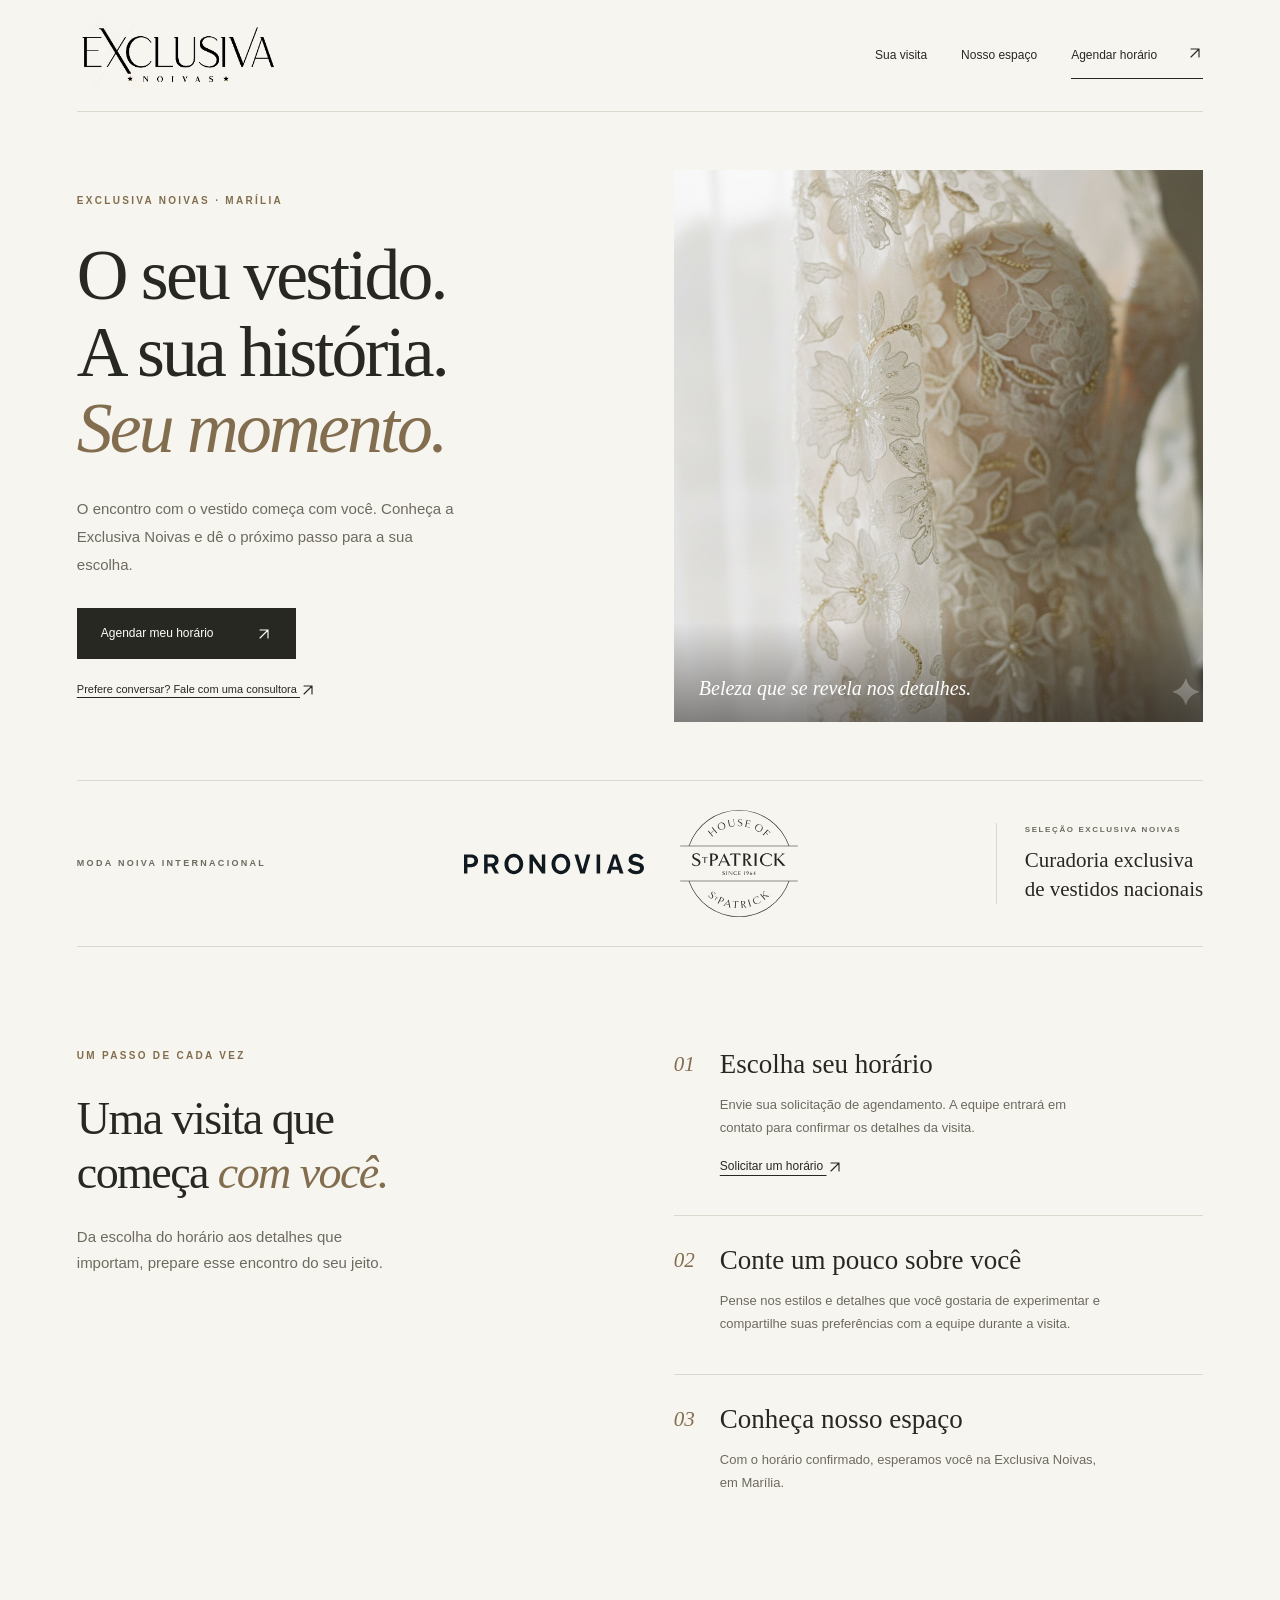
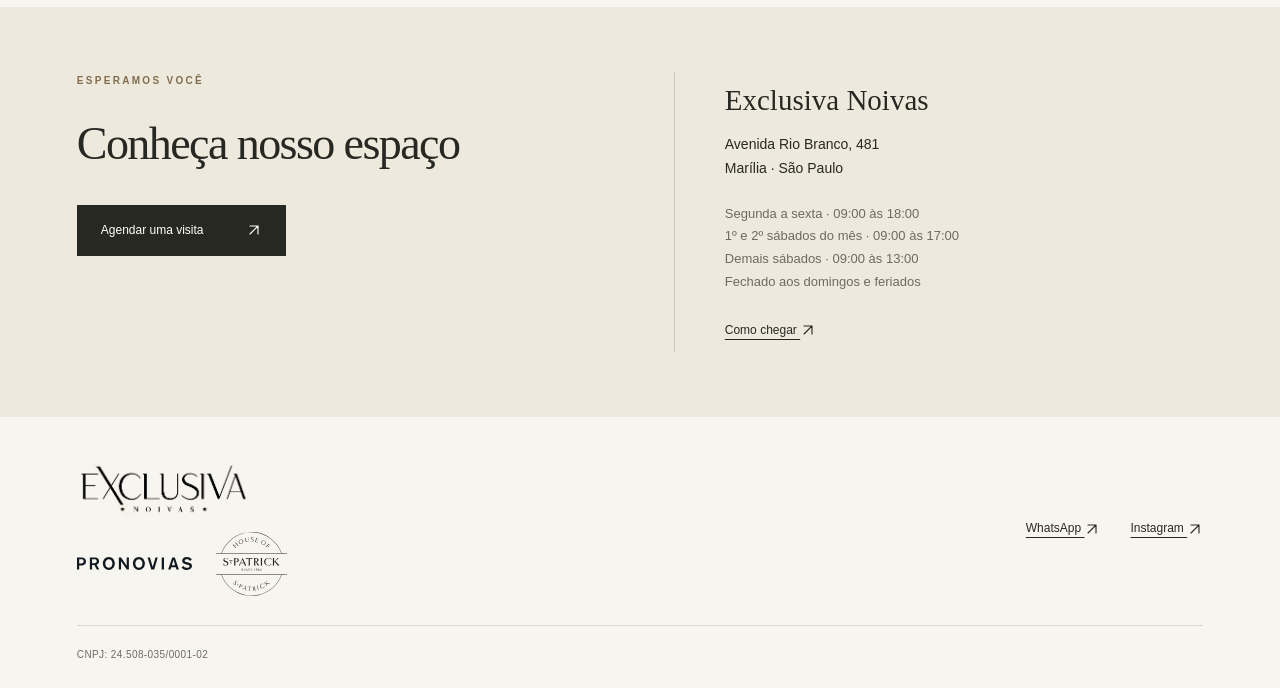
<file: index.html>
<!DOCTYPE html>
<html lang="pt-br">
<head>
    <meta charset="UTF-8">
    <meta name="viewport" content="width=device-width, initial-scale=1.0">
    <title>Exclusiva Noivas | Vestidos de noiva em Marília</title>
    
    <meta name="description" content="Aluguel de vestidos de noiva em Marília. Vestidos Pronovias e St. Patrick e curadoria exclusiva de vestidos nacionais na Exclusiva Noivas.">
    
    
    
    
    
    <link rel="stylesheet" href="/public-design.css">
<script async src="https://www.googletagmanager.com/gtag/js?id=AW-11113682948"></script>
<script src="js/gtag-init.js"></script>
</head>
<body>
<a class="skip-link" href="#conteudo">Pular para o conteúdo</a>
<header class="site-header wrap">
  <a class="brand" href="/" aria-label="Exclusiva Noivas — início"><img src="/logo.png" width="1426" height="450" alt="Exclusiva Noivas"></a>
  <nav aria-label="Navegação principal"><a href="#sua-visita">Sua visita</a><a href="#encontre">Nosso espaço</a><a class="nav-book" href="/agenda.html" onclick="registrarClique('agendar_horario')">Agendar horário <svg width="16" height="16" viewBox="0 0 24 24" fill="none" stroke="currentColor" stroke-width="1.7" stroke-linecap="round" stroke-linejoin="round" aria-hidden="true" focusable="false" style="display:inline-block;vertical-align:middle;flex-shrink:0"><path d="M6 18 18 6M6 6h12v12"/></svg></a></nav>
</header>
<main id="conteudo">
  <section class="hero wrap" aria-labelledby="hero-title">
    <div class="hero-copy">
      <p class="eyebrow">EXCLUSIVA NOIVAS · MARÍLIA</p>
      <h1 id="hero-title">O seu vestido.<br>A sua história.<br><em>Seu momento.</em></h1>
      <p class="intro">O encontro com o vestido começa com você. Conheça a Exclusiva Noivas e dê o próximo passo para a sua escolha.</p>
      <a class="button primary" href="/agenda.html" onclick="registrarClique('agendar_horario')">Agendar meu horário <svg width="16" height="16" viewBox="0 0 24 24" fill="none" stroke="currentColor" stroke-width="1.7" stroke-linecap="round" stroke-linejoin="round" aria-hidden="true" focusable="false" style="display:inline-block;vertical-align:middle;flex-shrink:0"><path d="M6 18 18 6M6 6h12v12"/></svg></a>
      <a class="text-link" href="https://wa.me/5514997105505?text=Olá%20Gostaria%20de%20Conversar%20com%20uma%20Consultora" target="_blank" rel="noopener noreferrer" onclick="registrarClique('falar_consultora')">Prefere conversar? Fale com uma consultora <svg width="16" height="16" viewBox="0 0 24 24" fill="none" stroke="currentColor" stroke-width="1.7" stroke-linecap="round" stroke-linejoin="round" aria-hidden="true" focusable="false" style="display:inline-block;vertical-align:middle;flex-shrink:0"><path d="M6 18 18 6M6 6h12v12"/></svg></a>
    </div>
    <figure class="hero-visual"><img src="/fundo.png" width="1024" height="1024" alt="Detalhe delicado de renda floral em um vestido de noiva" fetchpriority="high"><figcaption>Beleza que se revela nos detalhes.</figcaption></figure>
  </section>
  <section class="brand-strip wrap" aria-label="Marcas"><p class="eyebrow">MODA NOIVA INTERNACIONAL</p><div class="brand-logos"><img class="pronovias-logo" src="/brands/pronovias-official.svg" alt="Pronovias" width="180" height="30" loading="lazy"><img class="st-patrick-logo" src="/brands/st-patrick-official.svg" alt="House of St. Patrick" width="657" height="595" loading="lazy"></div><div class="national-curation"><p class="eyebrow">SELEÇÃO EXCLUSIVA NOIVAS</p><p>Curadoria exclusiva<br>de vestidos nacionais</p></div></section>
  <section class="visit-section wrap" id="sua-visita" aria-labelledby="visit-title">
    <div class="section-intro"><p class="eyebrow">UM PASSO DE CADA VEZ</p><h2 id="visit-title">Uma visita que<br>começa <em>com você.</em></h2><p>Da escolha do horário aos detalhes que importam, prepare esse encontro do seu jeito.</p></div>
    <ol class="visit-steps">
      <li><span class="step-no" aria-hidden="true">01</span><div><h3>Escolha seu horário</h3><p>Envie sua solicitação de agendamento. A equipe entrará em contato para confirmar os detalhes da visita.</p><a class="inline-link" href="/agenda.html" onclick="registrarClique('agendar_horario')">Solicitar um horário <svg width="16" height="16" viewBox="0 0 24 24" fill="none" stroke="currentColor" stroke-width="1.7" stroke-linecap="round" stroke-linejoin="round" aria-hidden="true" focusable="false" style="display:inline-block;vertical-align:middle;flex-shrink:0"><path d="M6 18 18 6M6 6h12v12"/></svg></a></div></li>
      <li><span class="step-no" aria-hidden="true">02</span><div><h3>Conte um pouco sobre você</h3><p>Pense nos estilos e detalhes que você gostaria de experimentar e compartilhe suas preferências com a equipe durante a visita.</p></div></li>
      <li><span class="step-no" aria-hidden="true">03</span><div><h3>Conheça nosso espaço</h3><p>Com o horário confirmado, esperamos você na Exclusiva Noivas, em Marília.</p></div></li>
    </ol>
  </section>
  <section class="space" id="encontre" aria-labelledby="space-title"><div class="space-inner wrap">
    <div><p class="eyebrow">ESPERAMOS VOCÊ</p><h2 id="space-title">Conheça nosso espaço</h2><a class="button primary" href="/agenda.html" onclick="registrarClique('agendar_horario')">Agendar uma visita <svg width="16" height="16" viewBox="0 0 24 24" fill="none" stroke="currentColor" stroke-width="1.7" stroke-linecap="round" stroke-linejoin="round" aria-hidden="true" focusable="false" style="display:inline-block;vertical-align:middle;flex-shrink:0"><path d="M6 18 18 6M6 6h12v12"/></svg></a></div>
    <div class="location-details"><h3>Exclusiva Noivas</h3><address>Avenida Rio Branco, 481<br>Marília · São Paulo</address><p>Segunda a sexta · 09:00 às 18:00<br>1º e 2º sábados do mês · 09:00 às 17:00<br>Demais sábados · 09:00 às 13:00<br>Fechado aos domingos e feriados</p><a class="inline-link" href="https://www.google.com/maps/dir/?api=1&amp;destination=Avenida+Rio+Branco+481+Marilia+SP" target="_blank" rel="noopener noreferrer" onclick="registrarClique('localizacao')">Como chegar <svg width="16" height="16" viewBox="0 0 24 24" fill="none" stroke="currentColor" stroke-width="1.7" stroke-linecap="round" stroke-linejoin="round" aria-hidden="true" focusable="false" style="display:inline-block;vertical-align:middle;flex-shrink:0"><path d="M6 18 18 6M6 6h12v12"/></svg></a></div>
  </div></section>
</main>
<footer class="site-footer wrap"><div><a class="brand" href="/" aria-label="Exclusiva Noivas — início"><img src="/logo.png" width="1426" height="450" alt="Exclusiva Noivas" loading="lazy"></a><div class="brand-logos"><img class="pronovias-logo" src="/brands/pronovias-official.svg" alt="Pronovias" width="180" height="30" loading="lazy"><img class="st-patrick-logo" src="/brands/st-patrick-official.svg" alt="House of St. Patrick" width="657" height="595" loading="lazy"></div></div><nav aria-label="Contato e redes sociais"><a href="https://wa.me/5514997105505?text=Olá%20Gostaria%20de%20Conversar%20com%20uma%20Consultora" target="_blank" rel="noopener noreferrer" onclick="registrarClique('falar_consultora')">WhatsApp <svg width="16" height="16" viewBox="0 0 24 24" fill="none" stroke="currentColor" stroke-width="1.7" stroke-linecap="round" stroke-linejoin="round" aria-hidden="true" focusable="false" style="display:inline-block;vertical-align:middle;flex-shrink:0"><path d="M6 18 18 6M6 6h12v12"/></svg></a><a href="https://www.instagram.com/exclusivanoivas.marilia/" target="_blank" rel="noopener noreferrer" onclick="registrarClique('instagram')">Instagram <svg width="16" height="16" viewBox="0 0 24 24" fill="none" stroke="currentColor" stroke-width="1.7" stroke-linecap="round" stroke-linejoin="round" aria-hidden="true" focusable="false" style="display:inline-block;vertical-align:middle;flex-shrink:0"><path d="M6 18 18 6M6 6h12v12"/></svg></a></nav><p class="business-id">CNPJ: 24.508-035/0001-02</p></footer>
    
<script>
        function registrarClique(botao) {
            const permitidos = ['agendar_horario', 'falar_consultora', 'localizacao', 'instagram'];
            if (!permitidos.includes(botao) || typeof window.gtag !== 'function') return;
            window.gtag('event', 'interacao_site', { elemento: botao });
        }
    </script>
</body>
</html>
</file>
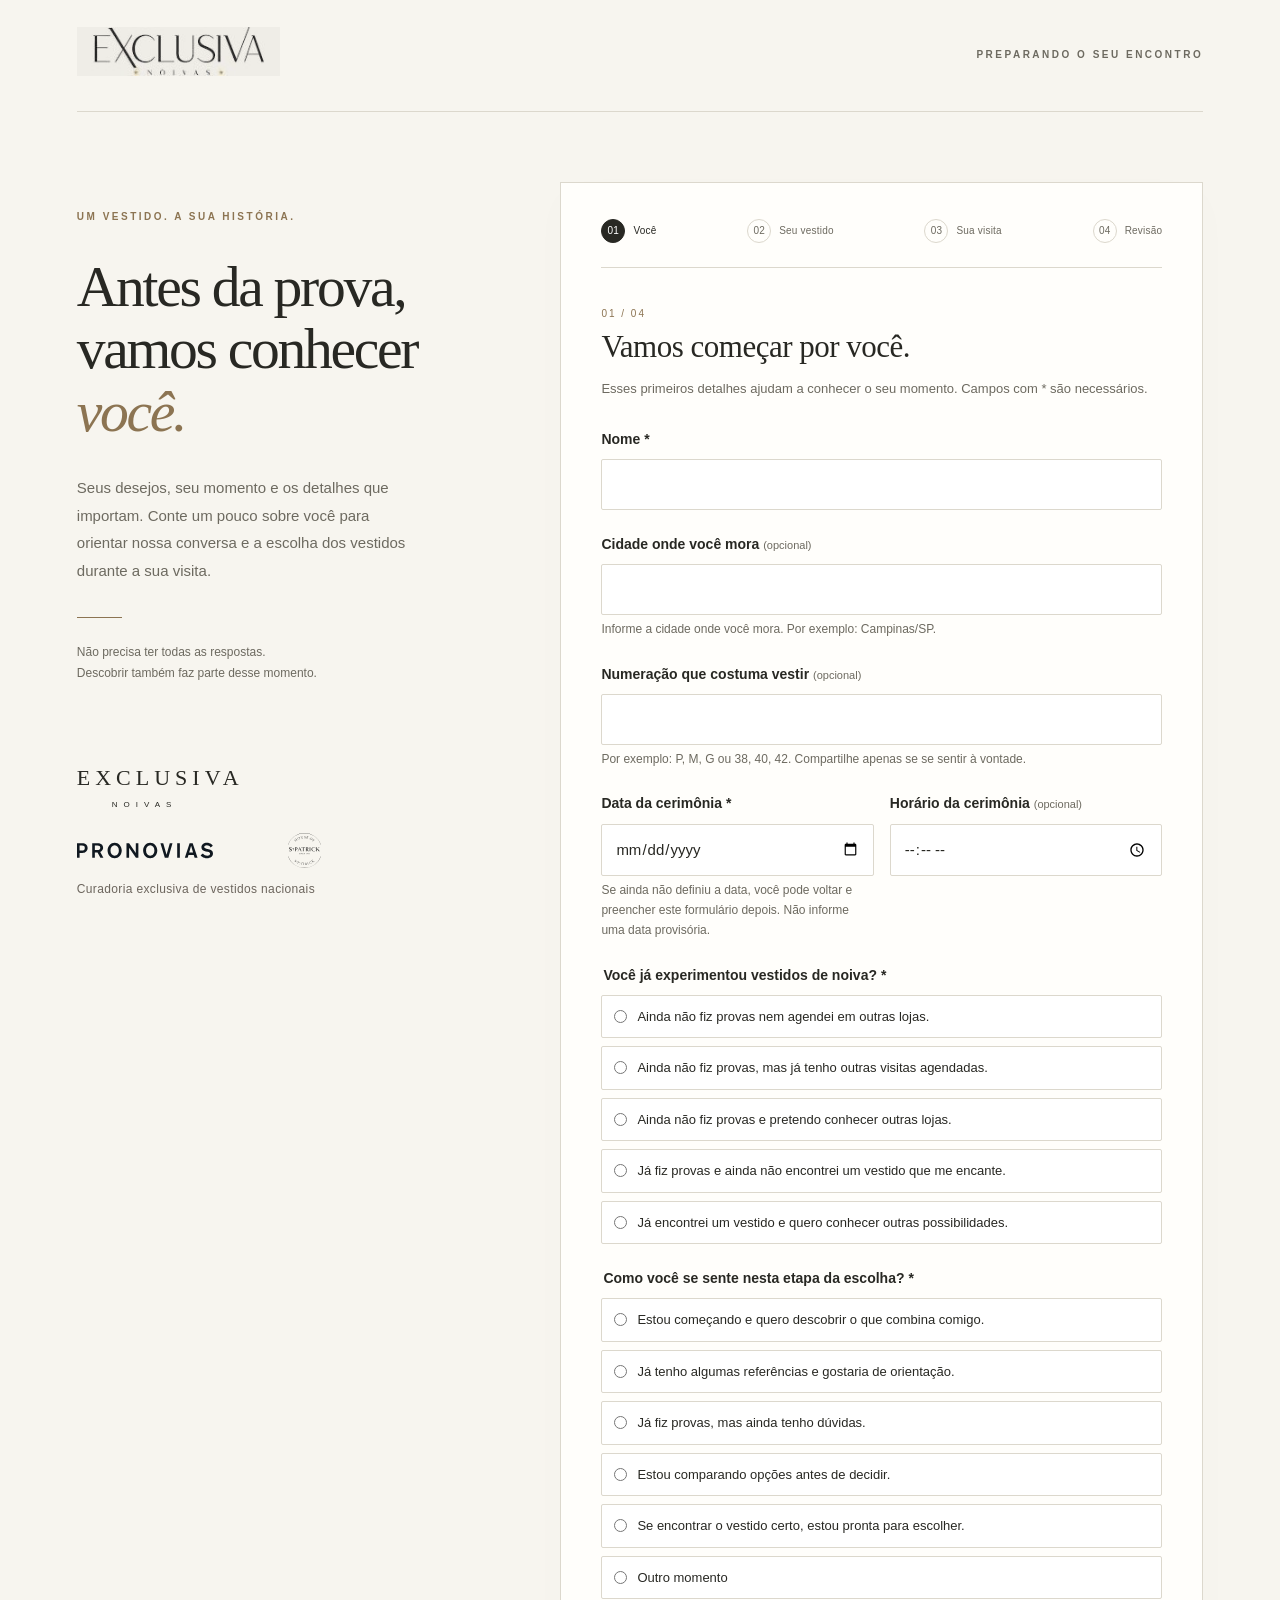
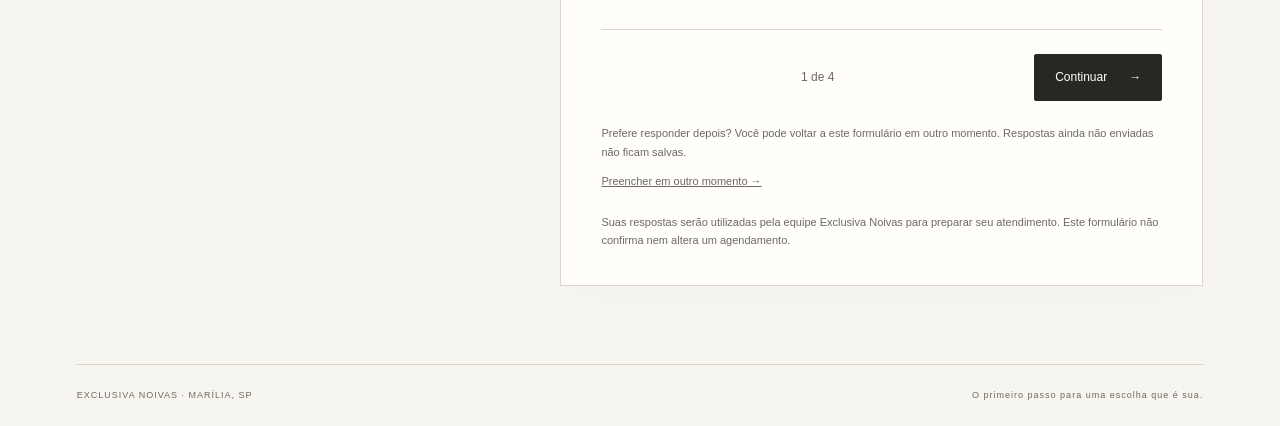
<file: checklist/index.html>
<!doctype html><html lang="pt-BR"><head><meta charset="utf-8"><meta name="viewport" content="width=device-width,initial-scale=1"><meta name="robots" content="noindex,nofollow"><meta name="referrer" content="strict-origin-when-cross-origin"><title>Sua visita | Exclusiva Noivas</title><link rel="stylesheet" href="/checklist/assets/style.css"></head><body><div id="root"></div><noscript>Habilite JavaScript para preencher sua preparação.</noscript><script type="module" src="/checklist/assets/app.js"></script></body></html>
</file>
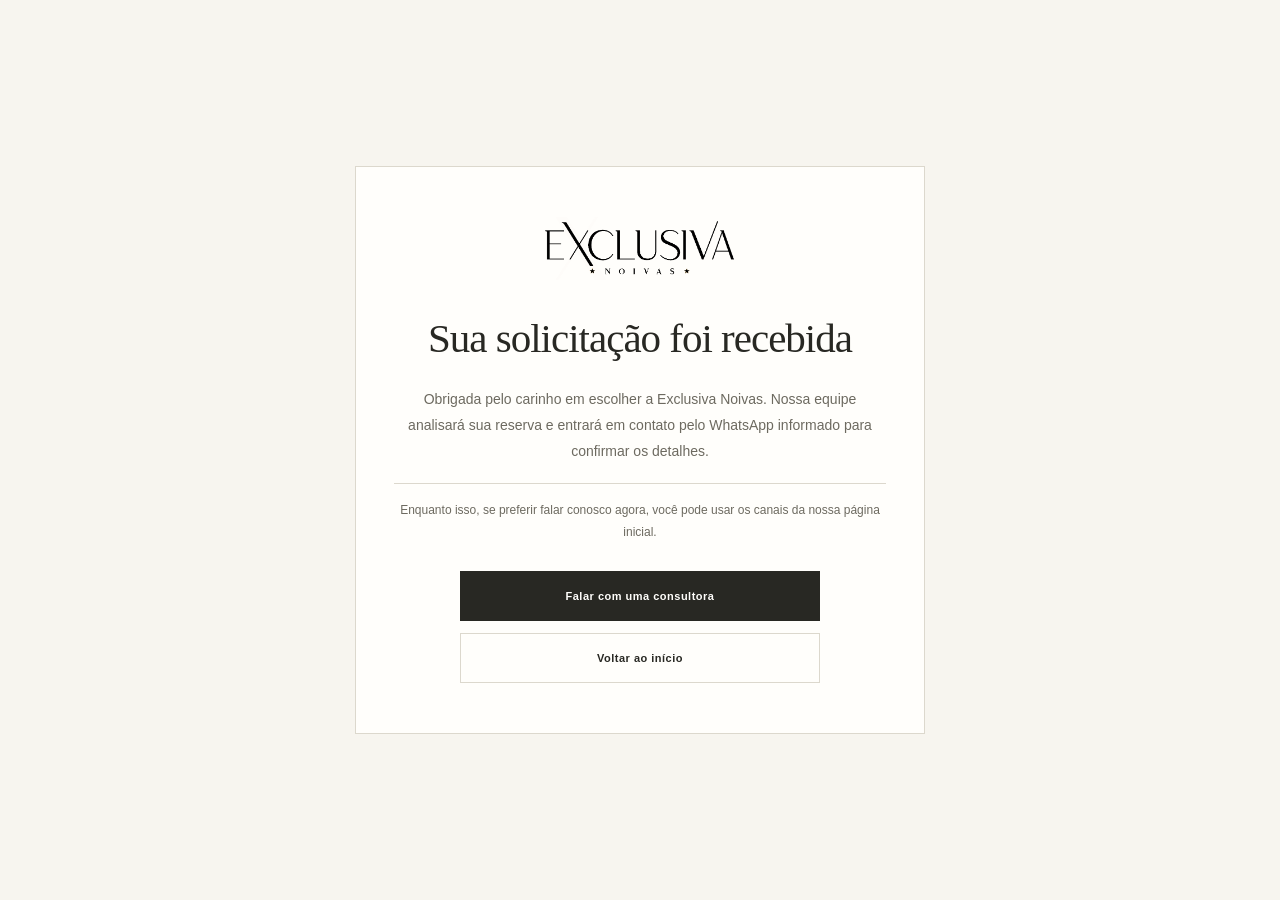
<file: confirmacao-reserva/index.html>
<!DOCTYPE html>
<html lang="pt-br">
<head>
    <meta charset="UTF-8">
    <meta name="viewport" content="width=device-width, initial-scale=1.0">
    <meta name="description" content="Sua solicitação de horário na Exclusiva Noivas foi recebida. Nossa equipe entrará em contato pelo WhatsApp informado.">
    <title>Reserva recebida | Exclusiva Noivas</title>
    <script async src="https://www.googletagmanager.com/gtag/js?id=AW-11113682948"></script>
    <script src="../js/gtag-init.js"></script>
    <script src="../js/ads-conversion-config.js"></script>
    <script src="/js/booking-measurement.js"></script><script src="../js/confirmacao-conversion.js"></script>
    <link rel="preconnect" href="https://fonts.googleapis.com">
    <link rel="preconnect" href="https://fonts.gstatic.com" crossorigin>
    <link href="https://fonts.googleapis.com/css2?family=Montserrat:wght@300;400;500;600&family=Playfair+Display:ital,wght@0,400;0,600&display=swap" rel="stylesheet">
    <style>
        :root {
            --gold: #C5A059;
            --dark: #121212;
            --off-white: #faf9f7;
            --gray-light: #e0e0e0;
        }
        body {
            font-family: 'Montserrat', sans-serif;
            background-color: var(--off-white);
            color: var(--dark);
            margin: 0;
            min-height: 100vh;
            min-height: 100dvh;
            display: flex;
            align-items: center;
            justify-content: center;
            padding: 24px 16px;
            padding-bottom: calc(24px + env(safe-area-inset-bottom, 0px));
            padding-left: calc(16px + env(safe-area-inset-left, 0px));
            padding-right: calc(16px + env(safe-area-inset-right, 0px));
            box-sizing: border-box;
        }
        .box {
            max-width: 520px;
            width: 100%;
            background: #fff;
            padding: clamp(28px, 6vw, 48px) clamp(20px, 5vw, 40px);
            border-radius: 4px;
            box-shadow: 0 15px 50px rgba(0,0,0,0.06);
            text-align: center;
            border: 1px solid var(--gray-light);
            box-sizing: border-box;
            overflow-wrap: break-word;
        }
        .box img { max-width: min(200px, 55vw); height: auto; margin-bottom: 24px; }
        h1 {
            font-family: 'Playfair Display', serif;
            font-size: clamp(22px, 5.5vw, 28px);
            font-weight: 600;
            color: var(--gold);
            margin: 0 0 16px;
            line-height: 1.25;
        }
        p {
            font-size: clamp(13px, 3.5vw, 15px);
            line-height: 1.75;
            color: #444;
            margin: 0 0 18px;
        }
        .texto-secundario {
            font-size: clamp(11px, 3vw, 12px);
            color: #888;
            margin-bottom: 0;
        }
        .actions {
            display: flex;
            flex-direction: column;
            gap: 12px;
            margin-top: 24px;
            width: 100%;
            max-width: 320px;
            margin-left: auto;
            margin-right: auto;
        }
        .btn {
            display: flex;
            align-items: center;
            justify-content: center;
            width: 100%;
            min-height: 48px;
            box-sizing: border-box;
            padding: 14px 16px;
            text-align: center;
            text-decoration: none;
            text-transform: uppercase;
            letter-spacing: 1.5px;
            font-size: clamp(10px, 2.8vw, 11px);
            font-weight: 600;
            transition: background 0.3s ease, filter 0.3s ease;
            border: none;
            cursor: pointer;
            font-family: 'Montserrat', sans-serif;
            -webkit-tap-highlight-color: transparent;
        }
        .btn-whatsapp {
            background: #25d366;
            color: #fff;
        }
        .btn-whatsapp:hover { filter: brightness(1.08); }
        .btn-inicio {
            background: var(--dark);
            color: #fff;
        }
        .btn-inicio:hover { background: var(--gold); }

        @media (min-width: 600px) {
            body { padding: 40px 24px; }
        }
    </style>
    <link rel="stylesheet" href="/confirmation-design.css">
</head>
<body>
    <main class="box">
        <img src="../logo.png" alt="Exclusiva Noivas" width="200" decoding="async">
        <h1>Sua solicitação foi recebida</h1>
        <p>Obrigada pelo carinho em escolher a Exclusiva Noivas. Nossa equipe analisará sua reserva e entrará em contato pelo WhatsApp informado para confirmar os detalhes.</p>
        <p class="texto-secundario">Enquanto isso, se preferir falar conosco agora, você pode usar os canais da nossa página inicial.</p>
        <nav class="actions" aria-label="Próximos passos">
            <a href="https://wa.me/5514997105505?text=Olá%20Gostaria%20de%20Conversar%20com%20uma%20Consultora" class="btn btn-whatsapp" target="_blank" rel="noopener noreferrer">Falar com uma consultora</a>
            <a href="../index.html" class="btn btn-inicio">Voltar ao início</a>
        </nav>
    </main>
</body>
</html>
</file>
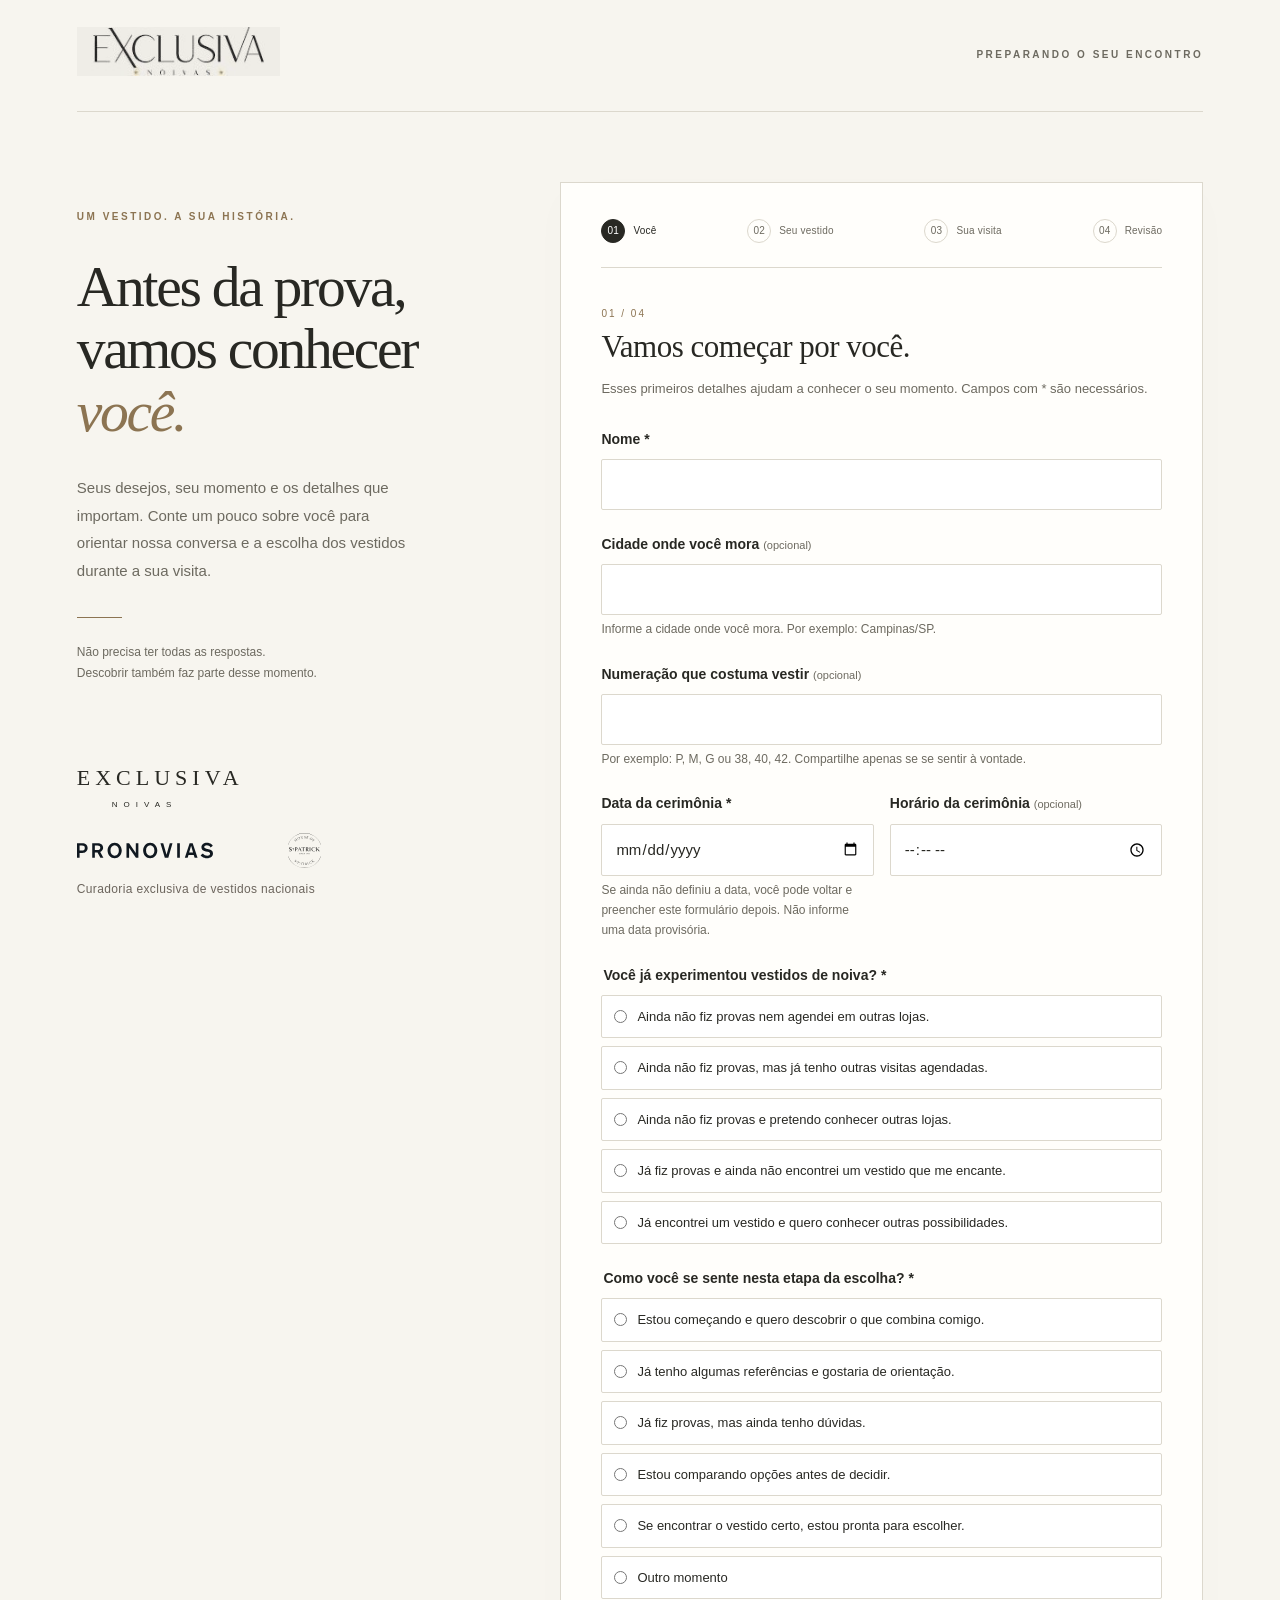
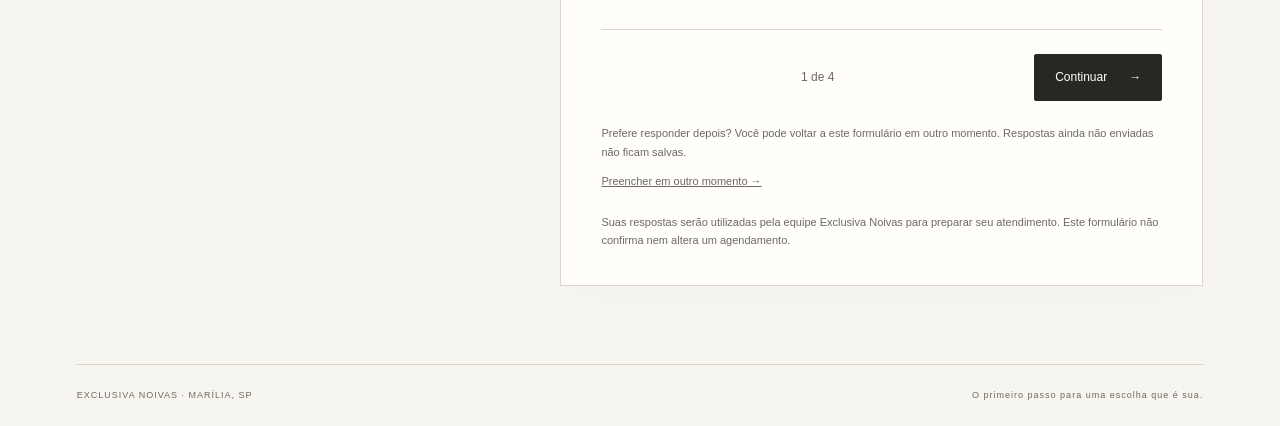
<file: checklist/respostas/index.html>
<!doctype html><html lang="pt-BR"><head><meta charset="utf-8"><meta name="viewport" content="width=device-width,initial-scale=1"><meta name="robots" content="noindex,nofollow"><meta name="referrer" content="strict-origin-when-cross-origin"><title>Área da equipe | Exclusiva Noivas</title><link rel="stylesheet" href="/checklist/assets/style.css"></head><body><div id="root"></div><noscript>Habilite JavaScript para preencher sua preparação.</noscript><script type="module" src="/checklist/assets/app.js"></script></body></html>
</file>
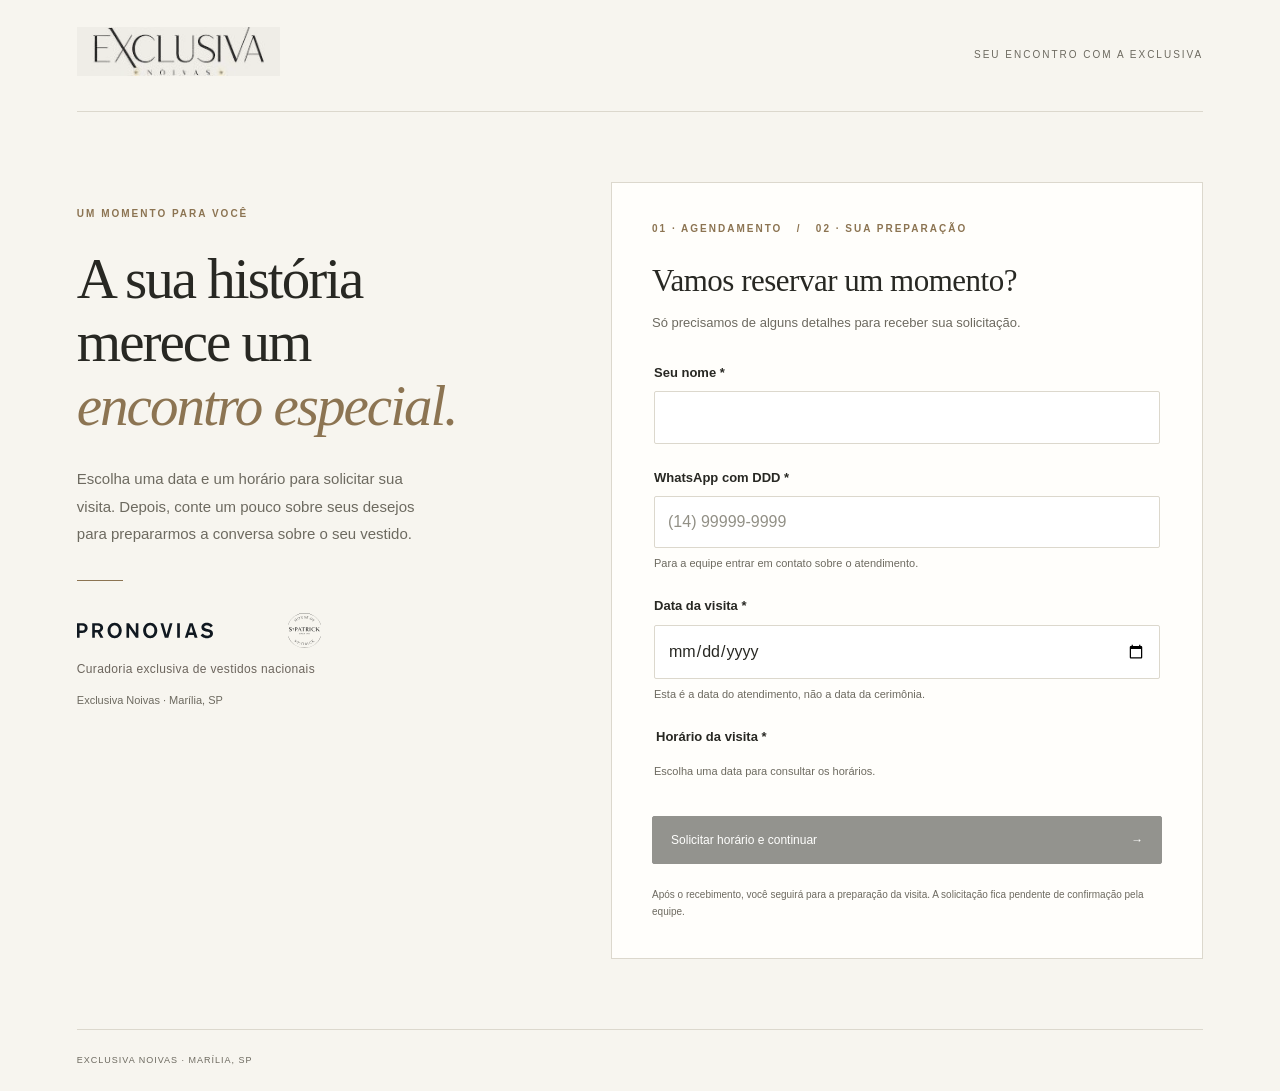
<file: agenda.html>
<!doctype html><html lang="pt-BR"><head><meta charset="utf-8"><meta name="viewport" content="width=device-width,initial-scale=1"><meta name="robots" content="noindex,nofollow"><title>Sua visita | Exclusiva Noivas</title><link rel="stylesheet" href="/checklist/agenda/agenda.css"><script async src="https://www.googletagmanager.com/gtag/js?id=AW-11113682948"></script><script src="/js/gtag-init.js"></script><script src="/js/ads-conversion-config.js"></script><script src="/js/booking-measurement.js"></script></head><body><header><a href="/" aria-label="Exclusiva Noivas, início"><img src="/checklist/assets/logo.jpg" alt="Exclusiva Noivas" width="225" height="54"></a><span>SEU ENCONTRO COM A EXCLUSIVA</span></header><main><aside><p class="eyebrow">UM MOMENTO PARA VOCÊ</p><h1>A sua história <br>merece um <br><em>encontro especial.</em></h1><p class="intro">Escolha uma data e um horário para solicitar sua visita. Depois, conte um pouco sobre seus desejos para prepararmos a conversa sobre o seu vestido.</p><div class="rule"></div><div class="brand-logos" aria-label="Marcas de vestidos"><img src="/brands/pronovias-official.svg" alt="Pronovias"><img src="/brands/st-patrick-official.svg" alt="St. Patrick"></div><p class="national-curation">Curadoria exclusiva de vestidos nacionais</p><p class="small">Exclusiva Noivas · Marília, SP</p></aside><section class="card"><div class="preview" id="preview">Carregando agenda…</div><p class="eyebrow">01 · AGENDAMENTO &nbsp; / &nbsp; 02 · SUA PREPARAÇÃO</p><h2>Vamos reservar um momento?</h2><p class="lead">Só precisamos de alguns detalhes para receber sua solicitação.</p><form id="booking" novalidate><fieldset id="bookingFields"><div class="field"><label for="name">Seu nome *</label><input id="name" name="name" autocomplete="name" maxlength="120" required></div><div class="field"><label for="phone">WhatsApp com DDD *</label><input id="phone" aria-describedby="phoneHint" name="phone" type="tel" inputmode="tel" autocomplete="tel-national" maxlength="20" placeholder="(14) 99999-9999" required><p class="hint" id="phoneHint">Para a equipe entrar em contato sobre o atendimento.</p></div><div class="field"><label for="date">Data da visita *</label><input id="date" aria-describedby="dateHint" name="date" type="date" required><p class="hint" id="dateHint">Esta é a data do atendimento, não a data da cerimônia.</p></div><fieldset class="field"><legend>Horário da visita *</legend><p id="slotStatus" class="hint" role="status">Escolha uma data para consultar os horários.</p><div id="slots" class="slots"></div></fieldset></fieldset><div id="error" class="error" role="alert" hidden></div><button id="submit" type="submit" disabled>Solicitar horário e continuar <span aria-hidden="true">→</span></button><p class="privacy">Após o recebimento, você seguirá para a preparação da visita. A solicitação fica pendente de confirmação pela equipe.</p></form><div id="alreadySaved" hidden><h2>Sua solicitação já foi recebida.</h2><p>Você pode continuar a preparação da sua visita sem enviar o agendamento novamente.</p><a class="button" href="/checklist">Continuar para a preparação →</a></div></section></main><footer>EXCLUSIVA NOIVAS · MARÍLIA, SP</footer><script type="module" src="/checklist/agenda/agenda.js"></script></body></html>
</file>
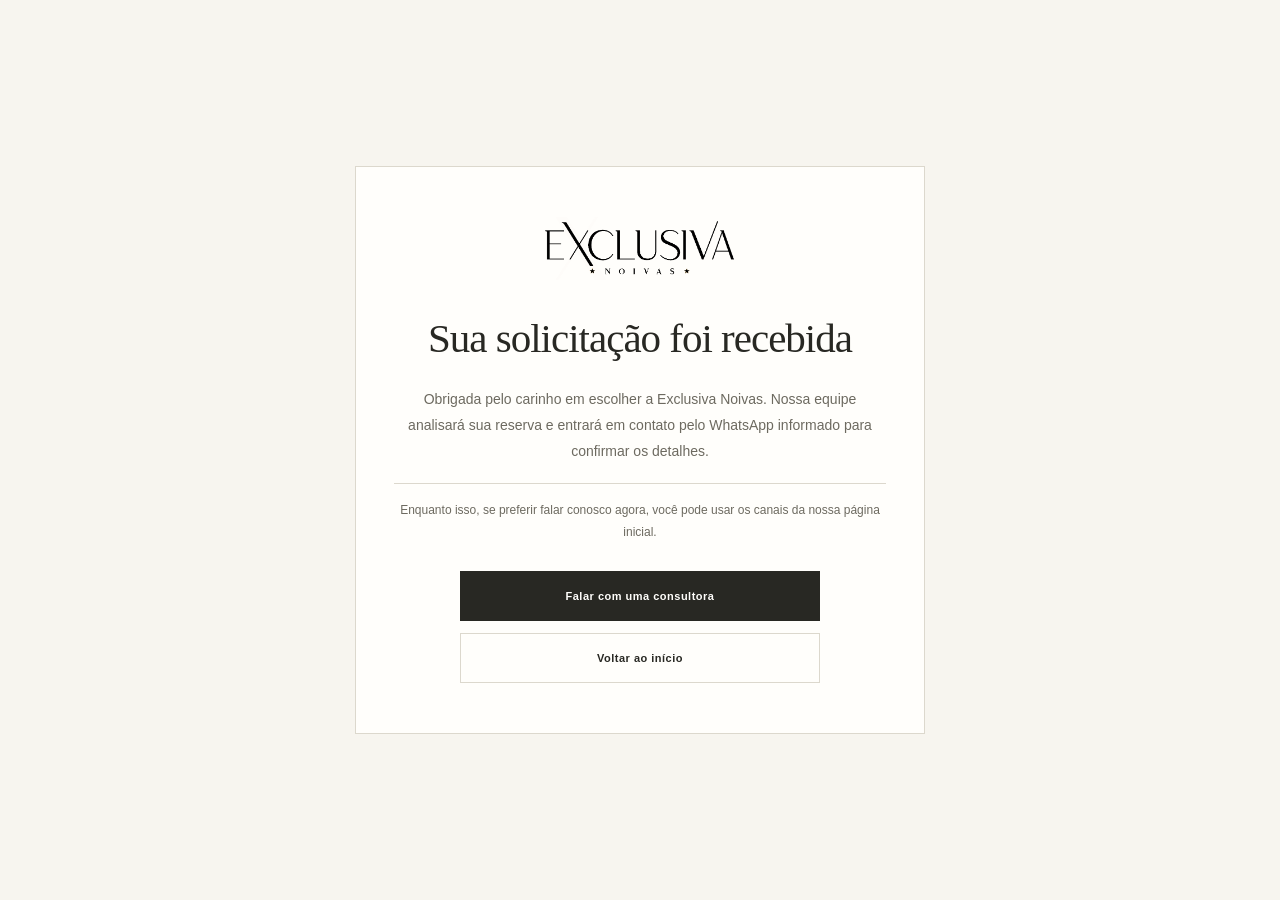
<file: confirmacao-reserva.html>
<!DOCTYPE html>
<html lang="pt-br">
<head>
    <meta charset="UTF-8">
    <meta name="viewport" content="width=device-width, initial-scale=1.0">
    <meta name="description" content="Sua solicitação de horário na Exclusiva Noivas foi recebida. Nossa equipe entrará em contato pelo WhatsApp informado.">
    <title>Reserva recebida | Exclusiva Noivas</title>
    <!-- URL canónica da conversão: /confirmacao-reserva/ -->
    <script async src="https://www.googletagmanager.com/gtag/js?id=AW-11113682948"></script>
    <script src="js/gtag-init.js"></script>
    <script src="js/ads-conversion-config.js"></script>
    <script src="/js/booking-measurement.js"></script><script src="js/confirmacao-conversion.js"></script>
    <link rel="preconnect" href="https://fonts.googleapis.com">
    <link rel="preconnect" href="https://fonts.gstatic.com" crossorigin>
    <link href="https://fonts.googleapis.com/css2?family=Montserrat:wght@300;400;500;600&family=Playfair+Display:ital,wght@0,400;0,600&display=swap" rel="stylesheet">
    <style>
        :root {
            --gold: #C5A059;
            --dark: #121212;
            --off-white: #faf9f7;
            --gray-light: #e0e0e0;
        }
        body {
            font-family: 'Montserrat', sans-serif;
            background-color: var(--off-white);
            color: var(--dark);
            margin: 0;
            min-height: 100vh;
            min-height: 100dvh;
            display: flex;
            align-items: center;
            justify-content: center;
            padding: 24px 16px;
            padding-bottom: calc(24px + env(safe-area-inset-bottom, 0px));
            padding-left: calc(16px + env(safe-area-inset-left, 0px));
            padding-right: calc(16px + env(safe-area-inset-right, 0px));
            box-sizing: border-box;
        }
        .box {
            max-width: 520px;
            width: 100%;
            background: #fff;
            padding: clamp(28px, 6vw, 48px) clamp(20px, 5vw, 40px);
            border-radius: 4px;
            box-shadow: 0 15px 50px rgba(0,0,0,0.06);
            text-align: center;
            border: 1px solid var(--gray-light);
            box-sizing: border-box;
            overflow-wrap: break-word;
        }
        .box img { max-width: min(200px, 55vw); height: auto; margin-bottom: 24px; }
        h1 {
            font-family: 'Playfair Display', serif;
            font-size: clamp(22px, 5.5vw, 28px);
            font-weight: 600;
            color: var(--gold);
            margin: 0 0 16px;
            line-height: 1.25;
        }
        p {
            font-size: clamp(13px, 3.5vw, 15px);
            line-height: 1.75;
            color: #444;
            margin: 0 0 18px;
        }
        .texto-secundario {
            font-size: clamp(11px, 3vw, 12px);
            color: #888;
            margin-bottom: 0;
        }
        .actions {
            display: flex;
            flex-direction: column;
            gap: 12px;
            margin-top: 24px;
            width: 100%;
            max-width: 320px;
            margin-left: auto;
            margin-right: auto;
        }
        .btn {
            display: flex;
            align-items: center;
            justify-content: center;
            width: 100%;
            min-height: 48px;
            box-sizing: border-box;
            padding: 14px 16px;
            text-align: center;
            text-decoration: none;
            text-transform: uppercase;
            letter-spacing: 1.5px;
            font-size: clamp(10px, 2.8vw, 11px);
            font-weight: 600;
            transition: background 0.3s ease, filter 0.3s ease;
            border: none;
            cursor: pointer;
            font-family: 'Montserrat', sans-serif;
            -webkit-tap-highlight-color: transparent;
        }
        .btn-whatsapp {
            background: #25d366;
            color: #fff;
        }
        .btn-whatsapp:hover { filter: brightness(1.08); }
        .btn-inicio {
            background: var(--dark);
            color: #fff;
        }
        .btn-inicio:hover { background: var(--gold); }

        @media (min-width: 600px) {
            body { padding: 40px 24px; }
        }
    </style>
    <link rel="stylesheet" href="/confirmation-design.css">
</head>
<body>
    <main class="box">
        <img src="logo.png" alt="Exclusiva Noivas" width="200" decoding="async">
        <h1>Sua solicitação foi recebida</h1>
        <p>Obrigada pelo carinho em escolher a Exclusiva Noivas. Nossa equipe analisará sua reserva e entrará em contato pelo WhatsApp informado para confirmar os detalhes.</p>
        <p class="texto-secundario">Enquanto isso, se preferir falar conosco agora, você pode usar os canais da nossa página inicial.</p>
        <nav class="actions" aria-label="Próximos passos">
            <a href="https://wa.me/5514997105505?text=Olá%20Gostaria%20de%20Conversar%20com%20uma%20Consultora" class="btn btn-whatsapp" target="_blank" rel="noopener noreferrer">Falar com uma consultora</a>
            <a href="index.html" class="btn btn-inicio">Voltar ao início</a>
        </nav>
    </main>
</body>
</html>
</file>
<file: public-design.css>
:root{--paper:#f7f5ef;--white:#fffefb;--ink:#282823;--muted:#6d6a60;--line:#dcd8cd;--accent:#826d4e;--tint:#eee9dd}*{box-sizing:border-box}html{scroll-behavior:smooth;scroll-padding-top:28px}body{margin:0;background:var(--paper);color:var(--ink);font:15px/1.75 Arial,Helvetica,sans-serif}a{color:inherit}img{display:block;max-width:100%;height:auto}a:focus-visible{outline:2px solid var(--accent);outline-offset:6px}.skip-link{position:absolute;top:-100px;left:16px;background:var(--ink);color:white;padding:12px 20px;z-index:20}.skip-link:focus{top:16px}.wrap{width:88%;max-width:1320px;margin-inline:auto}.site-header{min-height:112px;display:flex;justify-content:space-between;align-items:center;border-bottom:1px solid var(--line);gap:32px}.brand{display:block;width:203px;flex-shrink:0}.brand img{width:100%;mix-blend-mode:multiply}.site-header nav{display:flex;align-items:center;gap:34px;font-size:12px}.site-header nav a{text-decoration:none}.site-header nav a:hover{text-decoration:underline;text-underline-offset:6px}.nav-book{border-bottom:1px solid var(--ink);padding:12px 0;display:flex;gap:30px}.eyebrow{font-size:10px;font-weight:600;letter-spacing:2.3px;color:var(--accent);line-height:1.7;margin:0 0 28px}h1,h2,h3{font-family:Georgia,'Times New Roman',serif;font-weight:400}h1{font-size:clamp(48px,5.6vw,82px);line-height:1.07;letter-spacing:-2.8px;margin:0 0 28px}h1 em,h2 em{font-weight:400;color:var(--accent)}h2{font-size:clamp(36px,3.6vw,52px);line-height:1.17;letter-spacing:-1.6px;margin:0 0 24px}h3{font-size:27px;line-height:1.3;margin:0 0 12px}.hero{padding-top:58px;padding-bottom:58px;display:grid;grid-template-columns:1fr 1fr;gap:6%;align-items:center}.hero-copy{padding:22px 0}.intro{max-width:380px;color:var(--muted);margin:0 0 30px;line-height:1.85}.button{display:inline-flex;align-items:center;justify-content:space-between;gap:42px;min-height:51px;padding:14px 23px;text-decoration:none;font-size:12px;border:1px solid var(--ink);transition:background .2s}.primary{background:var(--ink);color:var(--white)}.primary:hover{background:#49463e}.text-link{display:block;font-size:11px;line-height:1.8;margin-top:21px;text-underline-offset:4px;max-width:345px}.hero-visual{margin:0;position:relative;align-self:stretch;min-height:500px;overflow:hidden}.hero-visual img{height:100%;width:100%;object-fit:cover;object-position:45% center;position:absolute;inset:0}.hero-visual figcaption{position:absolute;bottom:0;left:0;right:0;padding:55px 25px 22px;color:white;background:linear-gradient(transparent,#25221e85);font:italic 20px Georgia,serif}.brand-strip{display:flex;align-items:center;justify-content:space-between;border-block:1px solid var(--line);padding-block:29px;gap:30px}.brand-strip .eyebrow{margin:0;color:var(--muted);font-size:9px}.brand-names{display:flex;align-items:center;gap:75px;font:30px Georgia,serif;letter-spacing:1.5px}.brand-names span:last-child{font-size:34px;letter-spacing:-1px}.visit-section{padding-block:100px;display:grid;grid-template-columns:1fr 1fr;gap:6%}.section-intro>p:last-child{color:var(--muted);max-width:335px}.visit-steps{list-style:none;margin:0;padding:0}.visit-steps li{display:flex;gap:25px;padding:27px 0;border-bottom:1px solid var(--line)}.visit-steps li:first-child{padding-top:0}.visit-steps li:last-child{border-bottom:0;padding-bottom:0}.step-no{font:italic 21px Georgia,serif;color:var(--accent);padding-top:5px}.visit-steps p{color:var(--muted);font-size:13px;margin:0 0 12px;max-width:390px}.inline-link{font-size:12px;display:inline-block;text-underline-offset:5px;min-height:32px}.inline-link span{margin-left:15px}.space{background:var(--tint)}.space-inner{display:grid;grid-template-columns:1fr 1fr;gap:6%;padding-block:65px}.space .button{margin-top:10px}.location-details{padding:10px 0 0 50px;border-left:1px solid #cfc7b9}.location-details h3{font-size:29px}.location-details address{font-style:normal;font-size:14px}.location-details p{font-size:13px;color:var(--muted);margin:22px 0}.site-footer{padding-block:45px 25px;display:grid;grid-template-columns:1fr auto;gap:15px 30px;align-items:center}.site-footer .brand{width:174px}.site-footer p{font-size:9px;letter-spacing:1.5px;color:var(--muted);margin:15px 0 0}.site-footer nav{display:flex;gap:30px;font-size:12px}.site-footer nav a{text-underline-offset:5px}.site-footer .business-id{grid-column:1/-1;border-top:1px solid var(--line);padding-top:20px;margin-top:14px;font-size:10px;letter-spacing:.4px}
@media(min-width:1500px){.hero{gap:9%}.hero-visual{min-height:640px}}
@media(max-width:900px){.site-header nav{gap:23px}.hero{gap:5%;padding-top:40px}.hero-visual{min-height:490px}h1{font-size:53px;letter-spacing:-2px}.text-link{font-size:11px}.brand-names{gap:40px}.visit-section{padding-block:75px}.visit-steps{min-width:0}.visit-steps li{gap:17px}.visit-steps h3{font-size:24px}.location-details{padding-left:30px}}
@media(max-width:650px){.wrap{width:88%}.site-header{min-height:88px;gap:15px}.brand{width:160px}.site-header nav>a:not(.nav-book){display:none}.site-header nav{font-size:11px}.nav-book{gap:12px;padding:10px 0}.hero{display:flex;flex-direction:column;gap:31px;padding-top:34px;padding-bottom:34px;align-items:stretch}.hero-copy{padding:0}.eyebrow{font-size:9px;margin-bottom:22px;letter-spacing:1.8px}h1{font-size:clamp(46px,11vw,65px);letter-spacing:-2px;margin-bottom:23px}.intro{font-size:14px;max-width:400px;margin-bottom:24px}.button{font-size:12px;min-height:51px;gap:40px}.text-link{margin-top:18px;font-size:11px}.hero-visual{min-height:0;aspect-ratio:1.13}.hero-visual img{object-position:center 43%}.hero-visual figcaption{font-size:18px;padding:40px 20px 20px}.brand-strip{display:block;text-align:center;padding-block:24px}.brand-strip .eyebrow{font-size:8px;margin-bottom:15px}.brand-names{justify-content:center;gap:34px;font-size:24px}.brand-names span:last-child{font-size:29px}.visit-section{display:block;padding-block:54px}.section-intro{margin-bottom:33px}h2{font-size:39px}.section-intro>p:last-child{font-size:14px;max-width:360px}.visit-steps li{padding-block:25px;gap:20px}.visit-steps h3{font-size:26px}.visit-steps p{font-size:13px}.space-inner{display:block;padding-block:46px}.location-details{padding:30px 0 0;margin-top:35px;border-left:0;border-top:1px solid #cfc7b9}.site-footer{padding-top:35px;display:block}.site-footer nav{margin-top:25px;gap:30px}.site-footer .business-id{margin-top:26px}.site-footer p{font-size:8px}}
@media(max-width:360px){.site-header .brand{width:138px}.site-header nav{font-size:10px}.nav-book{gap:7px}h1{font-size:45px}.brand-names{gap:22px}}
@media(prefers-reduced-motion:reduce){html{scroll-behavior:auto}*{transition:none!important}}

/* Authentic brand artwork; original SVGs are served without modification. */
.brand-strip{gap:32px}.brand-logos{display:flex;align-items:center;justify-content:center;gap:36px}.brand-logos img{object-fit:contain;flex-shrink:0}.pronovias-logo{width:180px;height:30px}.st-patrick-logo{width:118px;height:107px}.national-curation{border-left:1px solid var(--line);padding-left:28px}.national-curation .eyebrow{font-size:8px;letter-spacing:1.6px;margin:0 0 9px}.national-curation>p:last-child{font:21px/1.4 Georgia,serif;margin:0}.site-footer .brand-logos{justify-content:flex-start;gap:24px;margin-top:15px}.site-footer .pronovias-logo{width:115px;height:24px}.site-footer .st-patrick-logo{width:71px;height:64px}
@media(max-width:1000px){.brand-strip{flex-wrap:wrap;justify-content:center}.brand-strip>.eyebrow{flex-basis:100%;text-align:center}.brand-logos{gap:24px}.national-curation{padding-left:24px}.national-curation>p:last-child{font-size:18px}}
@media(max-width:650px){.brand-strip{display:block;padding-block:25px}.brand-strip>.eyebrow{margin-bottom:9px}.brand-logos{gap:30px}.pronovias-logo{width:150px;height:26px}.st-patrick-logo{width:102px;height:93px}.national-curation{border-left:0;border-top:1px solid var(--line);padding:22px 0 0;margin-top:16px}.national-curation .eyebrow{margin-bottom:8px}.national-curation>p:last-child{font-size:21px}.national-curation br{display:none}.site-footer .brand-logos{gap:22px}.site-footer .st-patrick-logo{height:64px;width:71px}}
</file>
<file: checklist/assets/style.css>
:root{--paper:#f7f5ef;--white:#fffefb;--ink:#282823;--muted:#6d6a60;--line:#dcd8cd;--accent:#8c7452;--tint:#eee9dd;--error:#963e32}*{box-sizing:border-box}body{margin:0;background:var(--paper);color:var(--ink);font:15px/1.65 Arial,sans-serif}button,input,textarea,select{font:inherit}button,a,input,textarea,select{-webkit-tap-highlight-color:transparent}:focus-visible{outline:2px solid #866630;outline-offset:4px}a{color:inherit}.site-header{height:112px;margin:0 6%;border-bottom:1px solid var(--line);display:flex;align-items:center;justify-content:space-between}.site-header img{width:203px;height:auto;mix-blend-mode:multiply}.header-note,.eyebrow{font-size:10px;letter-spacing:2.5px;font-weight:600}.header-note{color:var(--muted)}main{max-width:1440px;margin:auto;padding:70px 6% 78px;display:grid;grid-template-columns: minmax(270px,.85fr) minmax(0,1.35fr);gap:7%}.intro{padding-top:27px}.eyebrow{color:var(--accent);margin:0 0 30px}h1,h2,h3{font-family:Georgia,'Times New Roman',serif;font-weight:400}h1{font-size:clamp(42px,4.5vw,66px);line-height:1.09;letter-spacing:-2.3px;margin:0 0 30px}h1 em{font-weight:400;color:var(--accent)}.intro-copy{max-width:340px;color:var(--muted);font-size:15px;line-height:1.85}.intro-rule{width:45px;height:1px;background:var(--accent);margin:32px 0 24px}.small{font-size:12px;color:var(--muted);line-height:1.8}.signature{margin-top:75px;font-family:Georgia,serif;font-size:22px;letter-spacing:5px}.signature span{display:block;font:8px Arial,sans-serif;letter-spacing:6px;margin-left:35px;margin-top:4px}.form-shell{min-width:0;background:var(--white);border:1px solid var(--line);padding:36px 40px;box-shadow:0 12px 40px #36301d04}.steps{list-style:none;display:flex;justify-content:space-between;gap:8px;margin:0 0 38px;padding:0 0 24px;border-bottom:1px solid var(--line)}.steps li{font-size:10px;letter-spacing:.2px;color:var(--muted);display:flex;align-items:center;gap:8px}.step-number{display:inline-flex;width:24px;height:24px;align-items:center;justify-content:center;border:1px solid var(--line);border-radius:50%;font-size:10px}.steps [aria-current=step]{color:var(--ink)}.steps [aria-current=step] .step-number{color:white;background:var(--ink);border-color:var(--ink)}.step-kicker{font-size:10px;letter-spacing:2px;color:var(--accent);margin:0 0 5px}h2{font-size:31px;line-height:1.25;margin:0 0 12px;letter-spacing:-.5px}.step-description{font-size:13px;line-height:1.7;color:var(--muted);margin:0 0 28px}.field{margin:0 0 23px}.field>label,legend{font-weight:600;font-size:13px;margin-bottom:8px;display:block}.optional{font-weight:400;color:var(--muted);font-size:11px}input[type=text],input[type=date],input[type=time],input[type=tel],textarea,select{display:block;width:100%;border:1px solid var(--line);background:#fff;padding:12px 13px;border-radius:2px;color:var(--ink);min-height:47px}textarea{resize:vertical;min-height:100px}input::placeholder,textarea::placeholder{color:#929086}fieldset{border:0;padding:0;min-width:0}.field-help{font-size:11px;color:var(--muted);margin:5px 0 0}.two-cols{display:grid;grid-template-columns:1fr 1fr;gap:16px}.choices{display:grid;grid-template-columns:1fr;gap:8px}.choices.cards{grid-template-columns:1fr 1fr}.choice{display:flex;gap:10px;align-items:flex-start;border:1px solid var(--line);border-radius:2px;padding:11px 12px;font-size:12px;line-height:1.5;cursor:pointer;background:#fff;transition:border-color .15s,background .15s}.choice:hover{border-color:#9b917b}.choice:has(input:checked){background:var(--tint);border-color:#968261}.choice input{margin:3px 0 0;accent-color:#756140;flex-shrink:0}.choice small{display:block;color:var(--muted);font-size:10px;margin-top:3px}.field-error{color:var(--error);font-size:12px;margin:6px 0 0}.error-summary{color:var(--error);background:#fff4f0;border:1px solid #d7b0a7;padding:12px;font-size:12px;margin:15px 0}.form-actions{border-top:1px solid var(--line);padding-top:24px;margin-top:30px;display:flex;align-items:center;justify-content:space-between;gap:8px}.button{border:1px solid var(--ink);padding:12px 20px;min-height:47px;font-size:12px;cursor:pointer;border-radius:2px;display:inline-flex;align-items:center;justify-content:center;gap:22px;text-decoration:none}.primary{background:var(--ink);color:white}.primary:hover{background:#49463e}.secondary{background:transparent;border-color:transparent;padding-left:0;color:var(--muted)}.button:disabled{opacity:.5;cursor:not-allowed}.privacy-note{font-size:10px;line-height:1.65;color:var(--muted);margin:23px 0 0}.preview-notice{background:#f1ecdf;border:1px solid #d8c9a8;padding:10px;margin-bottom:22px;font-size:10px;letter-spacing:.5px}.review-section{border-top:1px solid var(--line);padding:14px 0}.review-section h3{font-size:20px;margin:0 0 10px}.review-row{font-size:12px;margin:8px 0}.review-row dt{color:var(--muted)}.review-row dd{margin:2px 0;white-space:pre-wrap}.success{padding:35px 0;text-align:center}.success .success-mark{display:block;font:40px Georgia;color:var(--accent);margin-bottom:20px}.hidden-trap{position:absolute;left:-10000px;top:auto;width:1px;height:1px;overflow:hidden}footer{margin:0 6%;padding:23px 0;border-top:1px solid var(--line);display:flex;justify-content:space-between;gap:20px;font-size:9px;letter-spacing:1px;color:var(--muted)}[hidden]{display:none!important}@media(max-width:1000px){main{gap:5%;padding-top:45px}.form-shell{padding:28px}.header-note{font-size:9px;letter-spacing:1.5px}.steps li{font-size:9px;gap:5px}}@media(max-width:720px){.site-header{height:85px;margin:0 6%}.site-header img{width:170px}.header-note{display:none}main{display:block;padding:30px 6% 40px}.intro{padding-top:0}.eyebrow{font-size:9px;margin-bottom:18px}h1{font-size:43px;letter-spacing:-1.7px;margin-bottom:18px}h1 br{display:none}h1 em{white-space:nowrap}.intro-copy{max-width:none;font-size:13px;line-height:1.75;margin-bottom:26px}.intro-rule,.intro>.small,.signature{display:none}.form-shell{padding:24px 20px}.steps{margin-bottom:27px;padding-bottom:20px}.steps li{display:block;text-align:center;font-size:9px}.step-number{display:flex;margin:0 auto 5px}.steps li span:last-child{white-space:nowrap}h2{font-size:28px}.two-cols{gap:12px}.choices.cards{gap:7px}.choice{padding:10px;font-size:12px}.form-actions{gap:4px}.button{padding:12px 16px;gap:14px}.secondary{padding-left:0}footer{display:block;font-size:8px}footer span{display:block;margin-bottom:5px}}@media(prefers-reduced-motion:reduce){*{transition:none!important}}@media print{.site-header,nav,.form-actions,footer,.preview-notice,.intro,.privacy-note{display:none!important}main{display:block;padding:0}.form-shell{border:0;padding:0;box-shadow:none}.review-section{break-inside:avoid}body{background:white;color:black}}

.brand-line{font-size:9px;letter-spacing:2px;color:var(--muted);margin-top:25px}@media(max-width:720px){.brand-line{font-size:8px;letter-spacing:1.5px;margin:-10px 0 25px}}
.admin-main{display:block;max-width:1200px}.admin-top{display:flex;justify-content:space-between;gap:20px;margin-bottom:30px}.admin-top h1{font-size:46px;margin-bottom:0}.admin-top .eyebrow{margin-bottom:15px}.admin-account{text-align:right}.admin-search{display:grid;grid-template-columns:1fr 220px auto;gap:16px;align-items:end}.admin-search .field{margin:0}.response-list{margin-top:35px}.response-card{width:100%;display:flex;justify-content:space-between;gap:20px;text-align:left;background:var(--white);border:1px solid var(--line);padding:23px 27px;margin:12px 0;color:var(--ink);cursor:pointer}.response-card h3{margin:0;font-size:26px}.response-card p{margin:5px 0 0}.response-card:hover{border-color:var(--accent)}.detail-link{color:var(--accent)}.detail-actions{display:flex;justify-content:space-between;gap:12px;margin-bottom:30px}.consultant-summary{background:var(--paper);border-left:2px solid var(--accent);padding:20px;margin:25px 0}.consultant-summary h3{font-size:23px;margin:0 0 15px}.response-detail h2{font-size:38px}@media(max-width:720px){.admin-top{display:block}.admin-top h1{font-size:36px}.admin-account{text-align:left}.admin-search{grid-template-columns:1fr}.response-card{padding:18px;display:block}.detail-actions{flex-wrap:wrap}.response-detail h2{font-size:30px}}@media print{.admin-top,.admin-account,.detail-actions,.admin-main>.error-summary{display:none!important}.admin-main{padding:0!important}.response-detail{font-size:12px}.response-detail h2{font-size:28px}.consultant-summary{background:white}.response-detail .small{color:#333}}
.field>label,legend{font-size:14px}.choice{font-size:13px}.field-help{font-size:12px}.privacy-note{font-size:11px}@media(max-width:720px){.choice{font-size:13px}.choice small{font-size:11px}}
input[type=password]{display:block;width:100%;border:1px solid var(--line);background:#fff;padding:12px 13px;border-radius:2px;min-height:47px;color:var(--ink)}.detail-actions{display:flex;gap:12px;flex-wrap:wrap;margin-bottom:28px}.priority-summary{background:var(--tint);padding:24px;margin:24px 0}.response-detail header h2{overflow-wrap:anywhere}@media print{.detail-actions,.admin-account,.site-header{display:none!important}.response-detail{border:0;box-shadow:none}.review-row{break-inside:avoid}}

.brand-logos{display:flex;align-items:center;flex-wrap:wrap;gap:24px;margin:24px 0 12px}.brand-logos img{display:block;width:136px;max-width:42%;height:35px;object-fit:contain}.national-curation{font-size:12px;line-height:1.6;color:#6c655d;letter-spacing:.03em}
</file>
<file: confirmation-design.css>
:root{--gold:#826d4e;--dark:#282823;--off-white:#f7f5ef;--gray-light:#dcd8cd}body{font-family:Arial,Helvetica,sans-serif;background:var(--off-white);color:var(--dark)}.box{max-width:570px;background:#fffefb;border:1px solid var(--gray-light);border-radius:0;box-shadow:none;padding:50px 38px}.box img{display:block;margin:0 auto 34px;max-width:200px;mix-blend-mode:multiply}h1{font-family:Georgia,'Times New Roman',serif;font-size:clamp(32px,6vw,41px);font-weight:400;letter-spacing:-1px;line-height:1.18;color:var(--dark);margin-bottom:25px}p{font-size:14px;color:#6d6a60;line-height:1.85}.texto-secundario{font-size:12px;color:#6d6a60;padding-top:15px;border-top:1px solid var(--gray-light)}.actions{margin-top:28px;max-width:360px;gap:12px}.btn{font-family:Arial,Helvetica,sans-serif;font-size:11px;letter-spacing:.5px;text-transform:none;min-height:50px;border:1px solid var(--dark)}.btn-whatsapp{background:var(--dark);color:#fffefb}.btn-whatsapp:hover{background:#49463e;filter:none}.btn-inicio{background:transparent;color:var(--dark);border-color:var(--gray-light)}.btn-inicio:hover{background:#eee9dd}.btn:focus-visible{outline:2px solid #826d4e;outline-offset:4px}@media(max-width:480px){.box{padding:36px 22px}.box img{max-width:180px;margin-bottom:28px}p{font-size:13px}}@media(prefers-reduced-motion:reduce){*{transition:none!important}}
</file>
<file: checklist/agenda/agenda.css>
:root{--paper:#f7f5ef;--white:#fffefb;--ink:#282823;--muted:#6d6a60;--line:#dcd8cd;--accent:#8c7452}*{box-sizing:border-box}body{margin:0;background:var(--paper);font:15px/1.65 Arial,sans-serif;color:var(--ink)}header{height:112px;margin:0 6%;border-bottom:1px solid var(--line);display:flex;justify-content:space-between;align-items:center}header img{width:203px;height:auto;mix-blend-mode:multiply}header span,.eyebrow{font-size:10px;letter-spacing:2px}header span{color:var(--muted)}main{max-width:1380px;margin:auto;padding:70px 6%;display:grid;grid-template-columns:.9fr 1.2fr;gap:8%}aside{padding-top:24px}.eyebrow{color:var(--accent);font-weight:600;margin:0 0 24px}h1,h2{font-family:Georgia,'Times New Roman',serif;font-weight:400}h1{font-size:57px;line-height:1.12;letter-spacing:-2px;margin:0 0 27px}h1 em{color:var(--accent)}.intro{max-width:340px;color:var(--muted);line-height:1.85}.rule{height:1px;width:46px;background:var(--accent);margin:32px 0}.quiet{font-size:9px;letter-spacing:2px;color:var(--muted)}.small{font-size:11px;color:var(--muted)}.card{background:var(--white);border:1px solid var(--line);padding:38px 40px;min-width:0}h2{font-size:31px;line-height:1.25;margin:0 0 12px;letter-spacing:-.5px}.lead{font-size:13px;color:var(--muted);margin:0 0 28px}.field{margin:0 0 23px}fieldset{padding:0;border:0;min-width:0}label,legend{font-size:13px;font-weight:600;display:block;margin-bottom:8px}input{width:100%;min-height:47px;padding:12px 13px;font:inherit;color:var(--ink);border:1px solid var(--line);background:white;border-radius:2px}input::placeholder{color:#929086}.hint{font-size:11px;color:var(--muted);margin:6px 0 0}.slots{display:grid;grid-template-columns:repeat(4,1fr);gap:8px;margin-top:13px}.slot{border:1px solid var(--line);padding:12px 6px;text-align:center;font-size:12px;font-weight:400;cursor:pointer;display:flex;align-items:center;justify-content:center;gap:6px;margin:0}.slot input{width:13px;min-height:0;margin:0;accent-color:var(--accent)}.slot:has(input:checked){background:#eee9dd;border-color:var(--accent)}.slot:has(input:disabled){opacity:.45;cursor:not-allowed}button,.button{min-height:48px;background:var(--ink);color:white;border:1px solid var(--ink);padding:14px 18px;font:12px Arial,sans-serif;width:100%;display:flex;justify-content:space-between;gap:15px;align-items:center;cursor:pointer;text-decoration:none;border-radius:2px}button:hover,.button:hover{background:#49463e}button:disabled{opacity:.5;cursor:not-allowed}.privacy{font-size:10px;color:var(--muted);line-height:1.7;margin:22px 0 0}.preview{font-size:10px;letter-spacing:.5px;padding:10px;background:#f1ecdf;border:1px solid #d8c9a8;margin-bottom:25px}.error{font-size:12px;background:#fff4f0;color:#963e32;border:1px solid #d7b0a7;padding:12px;margin:15px 0}footer{border-top:1px solid var(--line);margin:0 6%;padding:23px 0;font-size:9px;letter-spacing:1px;color:var(--muted)}:focus-visible{outline:2px solid #866630;outline-offset:4px}[hidden]{display:none!important}@media(max-width:760px){header{height:85px}header img{width:170px}header span{display:none}main{display:block;padding-top:30px}aside{padding:0}h1{font-size:42px;letter-spacing:-1.6px}h1 br{display:none}.intro{max-width:none;font-size:13px;margin-bottom:24px}.rule,.quiet,.small{display:none}.card{padding:25px 20px}h2{font-size:28px}.slots{grid-template-columns:repeat(3,1fr)}.eyebrow{font-size:9px;letter-spacing:1.3px}}

.brand-logos{display:flex;align-items:center;flex-wrap:wrap;gap:24px;margin:24px 0 12px}.brand-logos img{display:block;width:136px;max-width:42%;height:35px;object-fit:contain}.national-curation{font-size:12px;line-height:1.6;color:#6c655d;letter-spacing:.03em}

/* Mobile: readable controls without automatic focus zoom. */
input{font-size:16px} .slot{min-height:44px}
@media(max-width:380px){.slots{grid-template-columns:repeat(2,1fr)}}
</file>
